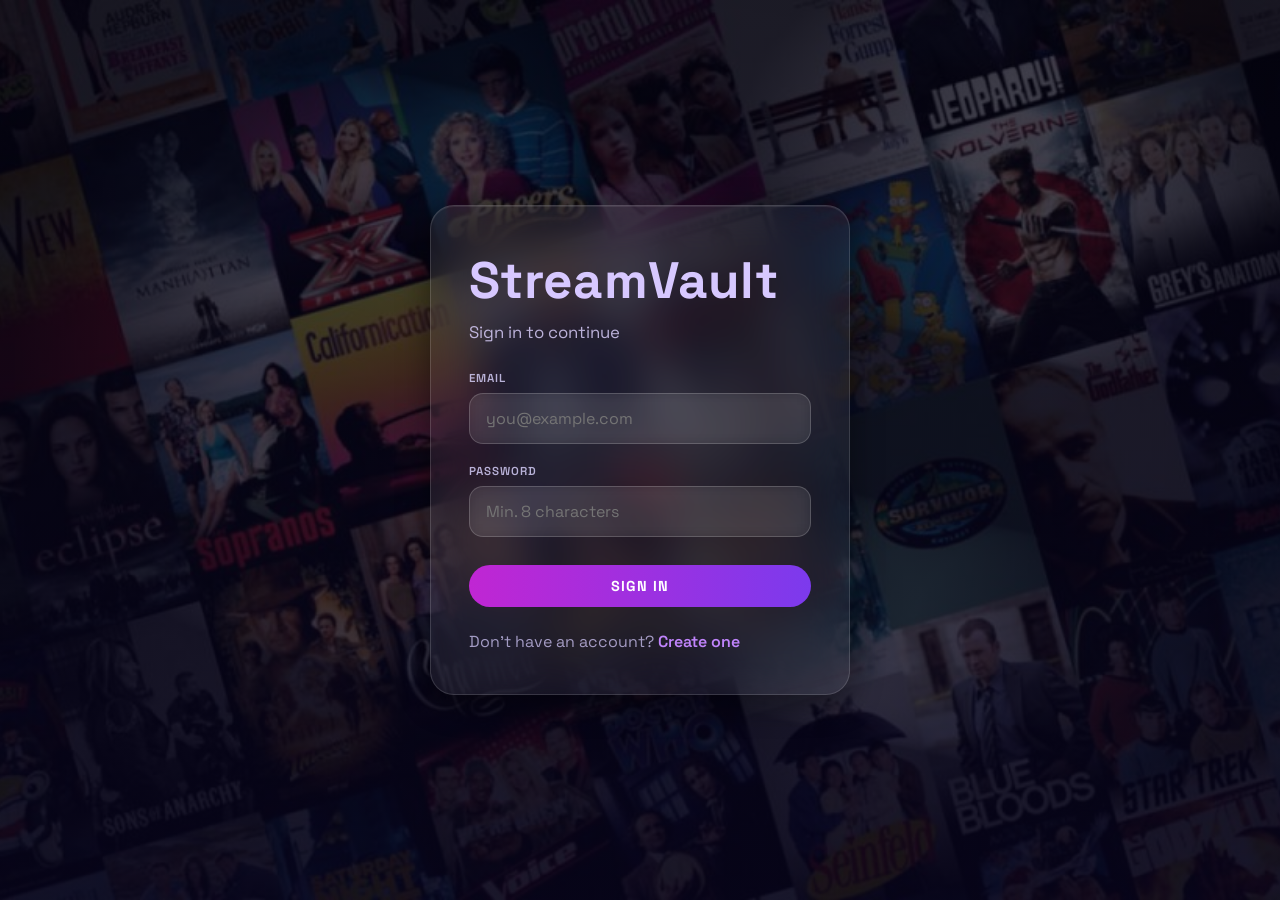
<file: src/main/webapp/index.html>
<!DOCTYPE html>
<html>
<head>
    <meta http-equiv="refresh" content="0; url=login.html">
    <title>StreamVault</title>
</head>
<body>
    <p>Redirecting to <a href="login.html">login</a>...</p>
</body>
</html>
</file>
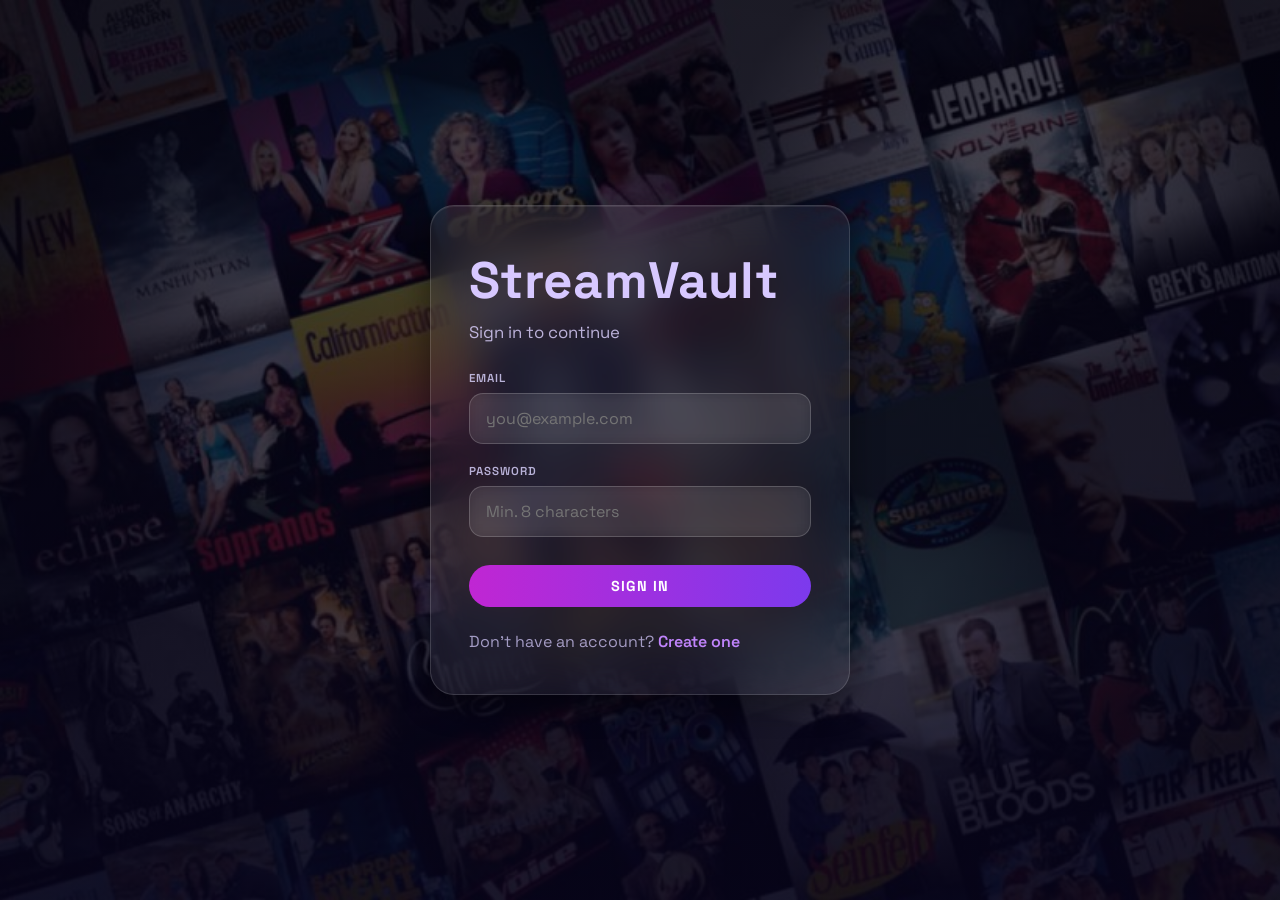
<file: src/main/webapp/login.html>
<!DOCTYPE html>
<html lang="en">
<head>
    <meta charset="UTF-8">
    <meta name="viewport" content="width=device-width, initial-scale=1.0">
    <title>Login — StreamVault</title>
    <link rel="stylesheet" href="css/style.css">
</head>
<body>

<div class="background">
    <div class="streaming-card">

        <h1>StreamVault</h1>
        <h2>Sign in to continue</h2>

        <!-- show error if login failed -->
        <div id="error-msg" class="msg-error">Invalid email or password. Please try again.</div>

        <!-- show success message after registering -->
        <div id="success-msg" class="msg-success">Account created! You can now log in.</div>

        <form action="login" method="POST">
            <div class="form-group">
                <label>Email</label>
                <input type="email" name="email" placeholder="you@example.com" required>
            </div>
            <div class="form-group">
                <label>Password</label>
                <input type="password" name="password" placeholder="Min. 8 characters" minlength="8" required>
            </div>
            <button type="submit" class="btn-primary">Sign In</button>
        </form>

        <p>Don't have an account? <a href="register.html">Create one</a></p>

    </div>
</div>

<script>
    // check url params to show messages
    let params = new URLSearchParams(window.location.search);
    if (params.get('error') == '1') {
        document.getElementById('error-msg').style.display = 'block';
    }
    if (params.get('registered') == '1') {
        document.getElementById('success-msg').style.display = 'block';
    }
</script>

</body>
</html>
</file>
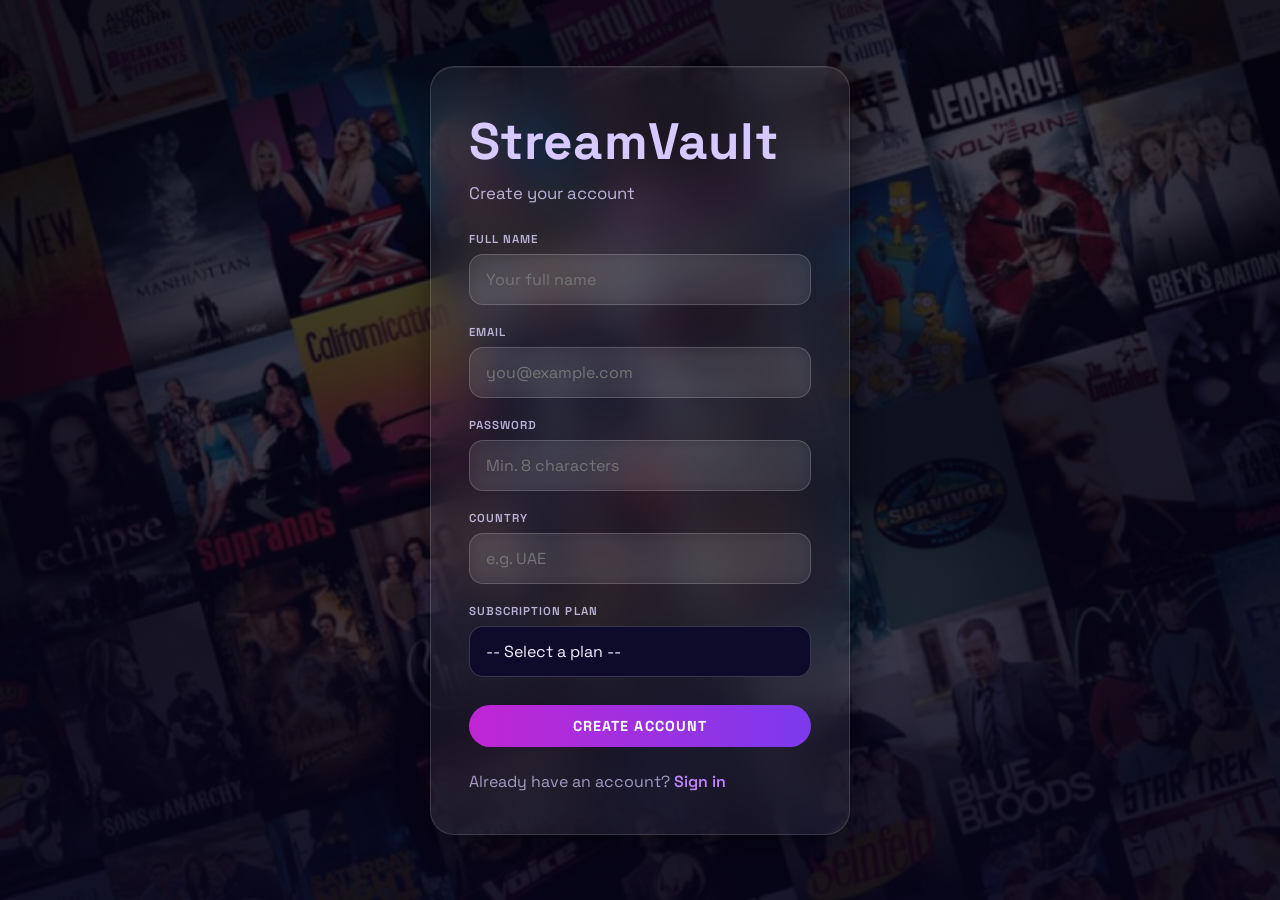
<file: src/main/webapp/register.html>
<!DOCTYPE html>
<html lang="en">
<head>
    <meta charset="UTF-8">
    <meta name="viewport" content="width=device-width, initial-scale=1.0">
    <title>Register — StreamVault</title>
    <link rel="stylesheet" href="css/style.css">
</head>
<body>

<div class="background">
    <div class="streaming-card">

        <h1>StreamVault</h1>
        <h2>Create your account</h2>

        <!-- show error message if something went wrong -->
        <div id="error-msg" class="msg-error">Something went wrong. Please try again.</div>

        <form action="register" method="POST">
            <div class="form-group">
                <label>Full Name</label>
                <input type="text" name="name" placeholder="Your full name" required>
            </div>
            <div class="form-group">
                <label>Email</label>
                <input type="email" name="email" placeholder="you@example.com" required>
            </div>
            <div class="form-group">
                <label>Password</label>
                <!-- password must be at least 8 characters -->
                <input type="password" name="password" placeholder="Min. 8 characters" minlength="8" required>
            </div>
            <div class="form-group">
                <label>Country</label>
                <input type="text" name="country" placeholder="e.g. UAE" required>
            </div>
            <div class="form-group">
                <label>Subscription Plan</label>
                <select name="plan" required>
                    <option value="">-- Select a plan --</option>
                    <option value="1">Basic — $7.99/month</option>
                    <option value="2">Standard — $13.99/month</option>
                    <option value="3">Premium — $17.99/month</option>
                </select>
            </div>
            <button type="submit" class="btn-primary">Create Account</button>
        </form>

        <p>Already have an account? <a href="login.html">Sign in</a></p>

    </div>
</div>

<script>
    let params = new URLSearchParams(window.location.search);
    if (params.get('error') == '1') {
        document.getElementById('error-msg').style.display = 'block';
    }
</script>

</body>
</html>
</file>
<file: src/main/webapp/css/style.css>
@import url('https://fonts.googleapis.com/css2?family=Space+Grotesk:wght@400;500;600;700&display=swap');

* {
    box-sizing: border-box;
    margin: 0;
    padding: 0;
}

html, body {
    min-height: 100%;
    font-family: 'Space Grotesk', sans-serif;
    color: #f5f3ff;
    background: linear-gradient(135deg, #07081e 0%, #0e0b29 60%, #120d3d 100%);
}

body {
    overflow-x: hidden;
}

/* ── Auth pages ──────────────────────────────────────────────────────────── */
.background {
    min-height: 100vh;
    display: flex;
    align-items: center;
    justify-content: center;
    padding: 24px;
    background:
        linear-gradient(rgba(4, 3, 18, 0.72), rgba(8, 5, 30, 0.78)),
        url('../images/movie-grid.jpg') center/cover no-repeat;
}

.streaming-card {
    width: min(420px, 100%);
    padding: 42px 38px;
    border-radius: 24px;
    background: rgba(255, 255, 255, 0.06);
    border: 1px solid rgba(255, 255, 255, 0.14);
    box-shadow:
        0 8px 32px rgba(0, 0, 0, 0.45),
        inset 0 1px 0 rgba(255, 255, 255, 0.08);
    backdrop-filter: blur(22px);
    -webkit-backdrop-filter: blur(22px);
}

.streaming-card h1 {
    margin-bottom: 8px;
    font-size: clamp(2.25rem, 5vw, 3.2rem);
    letter-spacing: 0.35px;
    color: #d7c8ff;
}

.streaming-card h2 {
    margin-bottom: 28px;
    color: rgba(221, 210, 255, 0.82);
    font-size: 1.05rem;
    font-weight: 400;
}

.msg-error,
.msg-success {
    display: none;
    margin-bottom: 20px;
    padding: 14px 16px;
    border-radius: 16px;
    font-size: 0.95rem;
    line-height: 1.55;
}

.msg-error {
    background: rgba(217, 71, 224, 0.14);
    border: 1px solid rgba(217, 71, 224, 0.28);
    color: #f7c6ff;
}

.msg-success {
    background: rgba(77, 201, 135, 0.14);
    border: 1px solid rgba(77, 201, 135, 0.22);
    color: #d5ffe2;
}

.form-group {
    margin-bottom: 20px;
    display: flex;
    flex-direction: column;
    gap: 8px;
}

.form-group label {
    color: rgba(218, 212, 255, 0.82);
    font-size: 0.72rem;
    font-weight: 600;
    text-transform: uppercase;
    letter-spacing: 0.09em;
}

.form-group input,
.form-group select {
    width: 100%;
    padding: 14px 16px;
    border-radius: 14px;
    border: 1px solid rgba(255, 255, 255, 0.18);
    color: #f4efff;
    outline: none;
    transition: border-color 0.2s ease, box-shadow 0.2s ease;
    font-family: inherit;
    font-size: 1rem;
    -webkit-appearance: none;
    -moz-appearance: none;
    appearance: none;
}

.form-group input {
    background: rgba(255, 255, 255, 0.07);
    backdrop-filter: blur(8px);
}

.form-group select {
    background: rgb(14, 10, 42);
}

.form-group input:focus,
.form-group select:focus {
    border-color: rgba(140, 100, 255, 0.45);
    box-shadow: 0 0 0 3px rgba(140, 100, 255, 0.1);
}

.streaming-card p {
    margin-top: 24px;
    color: rgba(215, 205, 255, 0.72);
}

.streaming-card a {
    color: #c084fc;
    text-decoration: none;
    font-weight: 600;
}

.streaming-card a:hover {
    text-decoration: underline;
}

/* ── Page shell (all inner pages) ────────────────────────────────────────── */
.page-shell {
    min-height: 100vh;
    padding: 32px 24px;
    display: flex;
    justify-content: center;
    background:
        linear-gradient(rgba(7, 8, 30, 0.62), rgba(10, 7, 34, 0.68)),
        url('../images/movie-grid.jpg') center/cover no-repeat fixed;
}

.page-card {
    width: min(1200px, 100%);
    padding: 36px;
    background: rgba(10, 8, 34, 0.78);
    border: 1px solid rgba(140, 100, 255, 0.22);
    border-radius: 28px;
    box-shadow: 0 40px 90px rgba(0, 0, 0, 0.5);
    backdrop-filter: blur(26px);
    align-self: flex-start;
}

/* ── Header & nav ────────────────────────────────────────────────────────── */
.page-header {
    display: flex;
    justify-content: space-between;
    gap: 20px;
    align-items: flex-start;
    margin-bottom: 32px;
    flex-wrap: wrap;
    padding-bottom: 28px;
    border-bottom: 1px solid rgba(140, 100, 255, 0.12);
}

.page-header h1 {
    font-size: clamp(1.9rem, 3vw, 2.8rem);
    letter-spacing: 0.4px;
    background: linear-gradient(135deg, #c084fc, #818cf8);
    -webkit-background-clip: text;
    -webkit-text-fill-color: transparent;
    margin-bottom: 6px;
}

.page-header p {
    color: rgba(210, 200, 255, 0.72);
    max-width: 520px;
    font-size: 0.97rem;
}

.nav-links {
    display: flex;
    flex-wrap: wrap;
    gap: 10px;
}

.nav-links a {
    display: inline-flex;
    align-items: center;
    padding: 10px 18px;
    border-radius: 999px;
    border: 1px solid rgba(140, 100, 255, 0.22);
    background: rgba(255, 255, 255, 0.05);
    color: #e9dfff;
    text-decoration: none;
    font-weight: 600;
    font-size: 0.9rem;
    transition: transform 0.18s ease, background 0.18s ease, box-shadow 0.18s ease;
}

.nav-links a:hover {
    transform: translateY(-2px);
    background: rgba(140, 100, 255, 0.18);
    box-shadow: 0 10px 30px rgba(136, 100, 255, 0.14);
}

/* ── Section titles ──────────────────────────────────────────────────────── */
.section-title {
    font-size: 1rem;
    font-weight: 600;
    color: #c9b8ff;
    margin-bottom: 14px;
    letter-spacing: 0.04em;
    text-transform: uppercase;
}

/* ── Filters ─────────────────────────────────────────────────────────────── */
.content-filter {
    display: flex;
    flex-wrap: wrap;
    align-items: center;
    gap: 14px;
    margin-bottom: 24px;
}

.content-filter label {
    font-size: 0.88rem;
    color: rgba(220, 210, 255, 0.7);
}

.filter-input,
.filter-select {
    padding: 11px 16px;
    border-radius: 14px;
    border: 1px solid rgba(255, 255, 255, 0.12);
    background: rgba(18, 14, 54, 0.95);
    color: #f3eeff;
    outline: none;
    font-family: inherit;
    font-size: 0.95rem;
    transition: border-color 0.18s, box-shadow 0.18s;
    -webkit-appearance: none;
    -moz-appearance: none;
    appearance: none;
}

.filter-input {
    flex: 1;
    min-width: 180px;
}

.filter-select {
    min-width: 160px;
}

.filter-input:focus,
.filter-select:focus {
    border-color: rgba(140, 100, 255, 0.4);
    box-shadow: 0 0 0 3px rgba(140, 100, 255, 0.08);
}

.content-filter select {
    min-width: 160px;
    padding: 11px 16px;
    border-radius: 14px;
    border: 1px solid rgba(255, 255, 255, 0.12);
    background: rgba(18, 14, 54, 0.95);
    color: #f3eeff;
    outline: none;
    font-family: inherit;
    font-size: 0.95rem;
    transition: border-color 0.18s;
    -webkit-appearance: none;
    -moz-appearance: none;
    appearance: none;
}

.content-filter select:focus {
    border-color: rgba(140, 100, 255, 0.4);
}

/* ── Tables ──────────────────────────────────────────────────────────────── */
.content-table {
    width: 100%;
    border-collapse: collapse;
    overflow: hidden;
    border-radius: 18px;
    background: rgba(14, 10, 40, 0.78);
    border: 1px solid rgba(140, 100, 255, 0.16);
}

.content-table th,
.content-table td {
    padding: 16px 18px;
    border-bottom: 1px solid rgba(255, 255, 255, 0.07);
}

.content-table th {
    background: rgba(24, 16, 72, 0.98);
    color: #c9b8ff;
    font-weight: 600;
    font-size: 0.88rem;
    text-align: left;
    text-transform: uppercase;
    letter-spacing: 0.05em;
}

.content-table tr:last-child td {
    border-bottom: none;
}

.content-table tr:hover td {
    background: rgba(140, 100, 255, 0.06);
}

.content-table td {
    color: #e2d9ff;
    font-size: 0.95rem;
}

.content-table td a {
    color: #d9b8ff;
    text-decoration: none;
    font-weight: 500;
    transition: color 0.15s;
}

.content-table td a:hover {
    color: #fff;
    text-decoration: underline;
}

/* ── Stat / detail cards ─────────────────────────────────────────────────── */
.card-grid {
    display: grid;
    gap: 18px;
    grid-template-columns: repeat(auto-fit, minmax(220px, 1fr));
    margin-bottom: 32px;
}

.stat-card {
    background: rgba(18, 14, 54, 0.88);
    border: 1px solid rgba(140, 100, 255, 0.2);
    border-radius: 20px;
    padding: 24px;
    transition: border-color 0.2s, box-shadow 0.2s;
}

.stat-card:hover {
    border-color: rgba(140, 100, 255, 0.38);
    box-shadow: 0 12px 36px rgba(136, 100, 255, 0.1);
}

.stat-card h3 {
    font-size: 0.8rem;
    font-weight: 600;
    text-transform: uppercase;
    letter-spacing: 0.06em;
    color: rgba(200, 185, 255, 0.7);
    margin-bottom: 12px;
}

.stat-card p {
    color: rgba(225, 215, 255, 0.9);
    line-height: 1.75;
    font-size: 0.95rem;
}

.detail-card {
    background: rgba(18, 14, 54, 0.88);
    border: 1px solid rgba(140, 100, 255, 0.2);
    border-radius: 20px;
    padding: 28px 30px;
    margin-bottom: 8px;
}

.detail-card h1 {
    font-size: clamp(1.6rem, 3vw, 2.2rem);
    margin-bottom: 8px;
    background: linear-gradient(135deg, #e2d5ff, #c084fc);
    -webkit-background-clip: text;
    -webkit-text-fill-color: transparent;
}

.detail-card .meta {
    font-size: 0.95rem;
    color: rgba(200, 190, 255, 0.75);
    margin-bottom: 14px;
}

.detail-card p {
    color: rgba(215, 205, 255, 0.84);
    line-height: 1.75;
    margin-bottom: 10px;
    font-size: 0.97rem;
}

/* ── Buttons ─────────────────────────────────────────────────────────────── */
.btn-primary,
.btn-secondary {
    display: inline-flex;
    align-items: center;
    justify-content: center;
    padding: 12px 26px;
    border-radius: 999px;
    border: none;
    color: #fff;
    text-decoration: none;
    font-weight: 700;
    font-size: 0.95rem;
    cursor: pointer;
    font-family: inherit;
    transition: transform 0.18s ease, box-shadow 0.18s ease, background 0.18s ease;
}

.btn-primary {
    background: linear-gradient(90deg, #c026d3, #7c3aed);
    border: none;
    text-transform: uppercase;
    letter-spacing: 0.07em;
}

.btn-primary:hover {
    background: linear-gradient(90deg, #d946ef, #8b5cf6);
    transform: translateY(-2px);
    box-shadow: 0 16px 40px rgba(192, 38, 211, 0.4);
}

/* Full-width button inside auth cards */
.streaming-card .btn-primary {
    width: 100%;
    margin-top: 8px;
    font-size: 0.9rem;
}

.btn-secondary {
    background: rgba(255, 255, 255, 0.07);
    border: 1px solid rgba(140, 100, 255, 0.25);
}

.btn-secondary:hover {
    background: rgba(140, 100, 255, 0.15);
    transform: translateY(-2px);
    box-shadow: 0 12px 32px rgba(136, 100, 255, 0.12);
}

/* ── Badges ──────────────────────────────────────────────────────────────── */
.badge-yes {
    display: inline-block;
    padding: 3px 10px;
    border-radius: 999px;
    font-size: 0.8rem;
    font-weight: 600;
    background: rgba(77, 201, 135, 0.18);
    border: 1px solid rgba(77, 201, 135, 0.35);
    color: #a8ffd0;
}

.badge-no {
    display: inline-block;
    padding: 3px 10px;
    border-radius: 999px;
    font-size: 0.8rem;
    font-weight: 600;
    background: rgba(217, 71, 224, 0.14);
    border: 1px solid rgba(217, 71, 224, 0.28);
    color: #f7c6ff;
}

/* ── Progress bar ────────────────────────────────────────────────────────── */
.progress-wrap {
    display: flex;
    align-items: center;
    gap: 10px;
}

.progress-wrap span {
    font-size: 0.85rem;
    color: rgba(200, 190, 255, 0.8);
    min-width: 34px;
}

.progress-bar {
    height: 6px;
    min-width: 4px;
    max-width: 120px;
    border-radius: 999px;
    background: linear-gradient(90deg, #8b5cf6, #c084fc);
    flex: 1;
}

/* ── Content panel wrapper ───────────────────────────────────────────────── */
.content-panel {
    padding-top: 8px;
}

/* ── Admin page ──────────────────────────────────────────────────────────── */
.admin-badge {
    display: inline-block;
    font-size: 0.65rem;
    font-weight: 700;
    text-transform: uppercase;
    letter-spacing: 0.08em;
    padding: 3px 10px;
    border-radius: 999px;
    background: rgba(192, 38, 211, 0.2);
    border: 1px solid rgba(192, 38, 211, 0.4);
    color: #e879f9;
    vertical-align: middle;
    margin-left: 10px;
    position: relative;
    top: -3px;
}

.admin-section {
    margin-top: 32px;
}

.admin-section-title {
    display: flex;
    align-items: center;
    gap: 10px;
    margin-bottom: 14px;
    padding-left: 14px;
    border-left: 3px solid #c084fc;
    font-size: 0.9rem;
    font-weight: 600;
    color: #e2d5ff;
    text-transform: uppercase;
    letter-spacing: 0.05em;
}

.badge-mongo {
    font-size: 0.62rem;
    font-weight: 700;
    text-transform: uppercase;
    letter-spacing: 0.06em;
    padding: 2px 8px;
    border-radius: 999px;
    background: rgba(77, 201, 135, 0.15);
    border: 1px solid rgba(77, 201, 135, 0.3);
    color: #a8ffd0;
}

.badge-mysql {
    font-size: 0.62rem;
    font-weight: 700;
    text-transform: uppercase;
    letter-spacing: 0.06em;
    padding: 2px 8px;
    border-radius: 999px;
    background: rgba(129, 140, 248, 0.15);
    border: 1px solid rgba(129, 140, 248, 0.3);
    color: #c7d2fe;
}

.nav-active {
    background: rgba(140, 100, 255, 0.22) !important;
    border-color: rgba(140, 100, 255, 0.45) !important;
}

/* ── Movie card grid (Browse / Home page) ────────────────────────────────── */
.movie-grid {
    display: grid;
    grid-template-columns: repeat(auto-fill, minmax(190px, 1fr));
    gap: 16px;
    margin-bottom: 24px;
}

.movie-card {
    background: rgba(14, 10, 42, 0.9);
    border: 1px solid rgba(140, 100, 255, 0.18);
    border-radius: 18px;
    overflow: hidden;
    text-decoration: none;
    display: block;
    transition: transform 0.22s ease, box-shadow 0.22s ease, border-color 0.22s ease;
}

.movie-card:hover {
    transform: translateY(-5px) scale(1.015);
    box-shadow: 0 22px 52px rgba(136, 100, 255, 0.26);
    border-color: rgba(140, 100, 255, 0.5);
}

.movie-card-poster {
    height: 126px;
    display: flex;
    align-items: flex-end;
    padding: 10px 12px;
}

.movie-card-type-label {
    font-size: 0.7rem;
    font-weight: 700;
    text-transform: uppercase;
    letter-spacing: 0.08em;
    color: rgba(255, 255, 255, 0.82);
    background: rgba(0, 0, 0, 0.4);
    padding: 3px 9px;
    border-radius: 999px;
    backdrop-filter: blur(4px);
}

.movie-card-body {
    padding: 14px 14px 16px;
}

.movie-card-title {
    font-size: 0.92rem;
    font-weight: 600;
    color: #ede5ff;
    margin-bottom: 6px;
    line-height: 1.35;
    display: -webkit-box;
    -webkit-line-clamp: 2;
    -webkit-box-orient: vertical;
    overflow: hidden;
}

.movie-card-meta {
    font-size: 0.79rem;
    color: rgba(195, 178, 255, 0.58);
    margin-bottom: 8px;
}

.movie-card-rating {
    font-size: 0.85rem;
    font-weight: 700;
    color: #c9b8ff;
}

.movie-card-age {
    display: inline-block;
    font-size: 0.7rem;
    font-weight: 600;
    padding: 1px 7px;
    border-radius: 5px;
    border: 1px solid rgba(200, 185, 255, 0.3);
    color: rgba(200, 185, 255, 0.7);
    margin-left: 6px;
    vertical-align: middle;
}

/* ── Responsive ──────────────────────────────────────────────────────────── */
@media (max-width: 800px) {
    .page-card {
        padding: 20px;
        border-radius: 20px;
    }

    .page-header {
        flex-direction: column;
        align-items: stretch;
    }

    .content-filter {
        flex-direction: column;
        align-items: stretch;
    }

    .nav-links {
        justify-content: flex-start;
    }

    .movie-grid {
        grid-template-columns: repeat(auto-fill, minmax(150px, 1fr));
        gap: 12px;
    }
}
</file>
